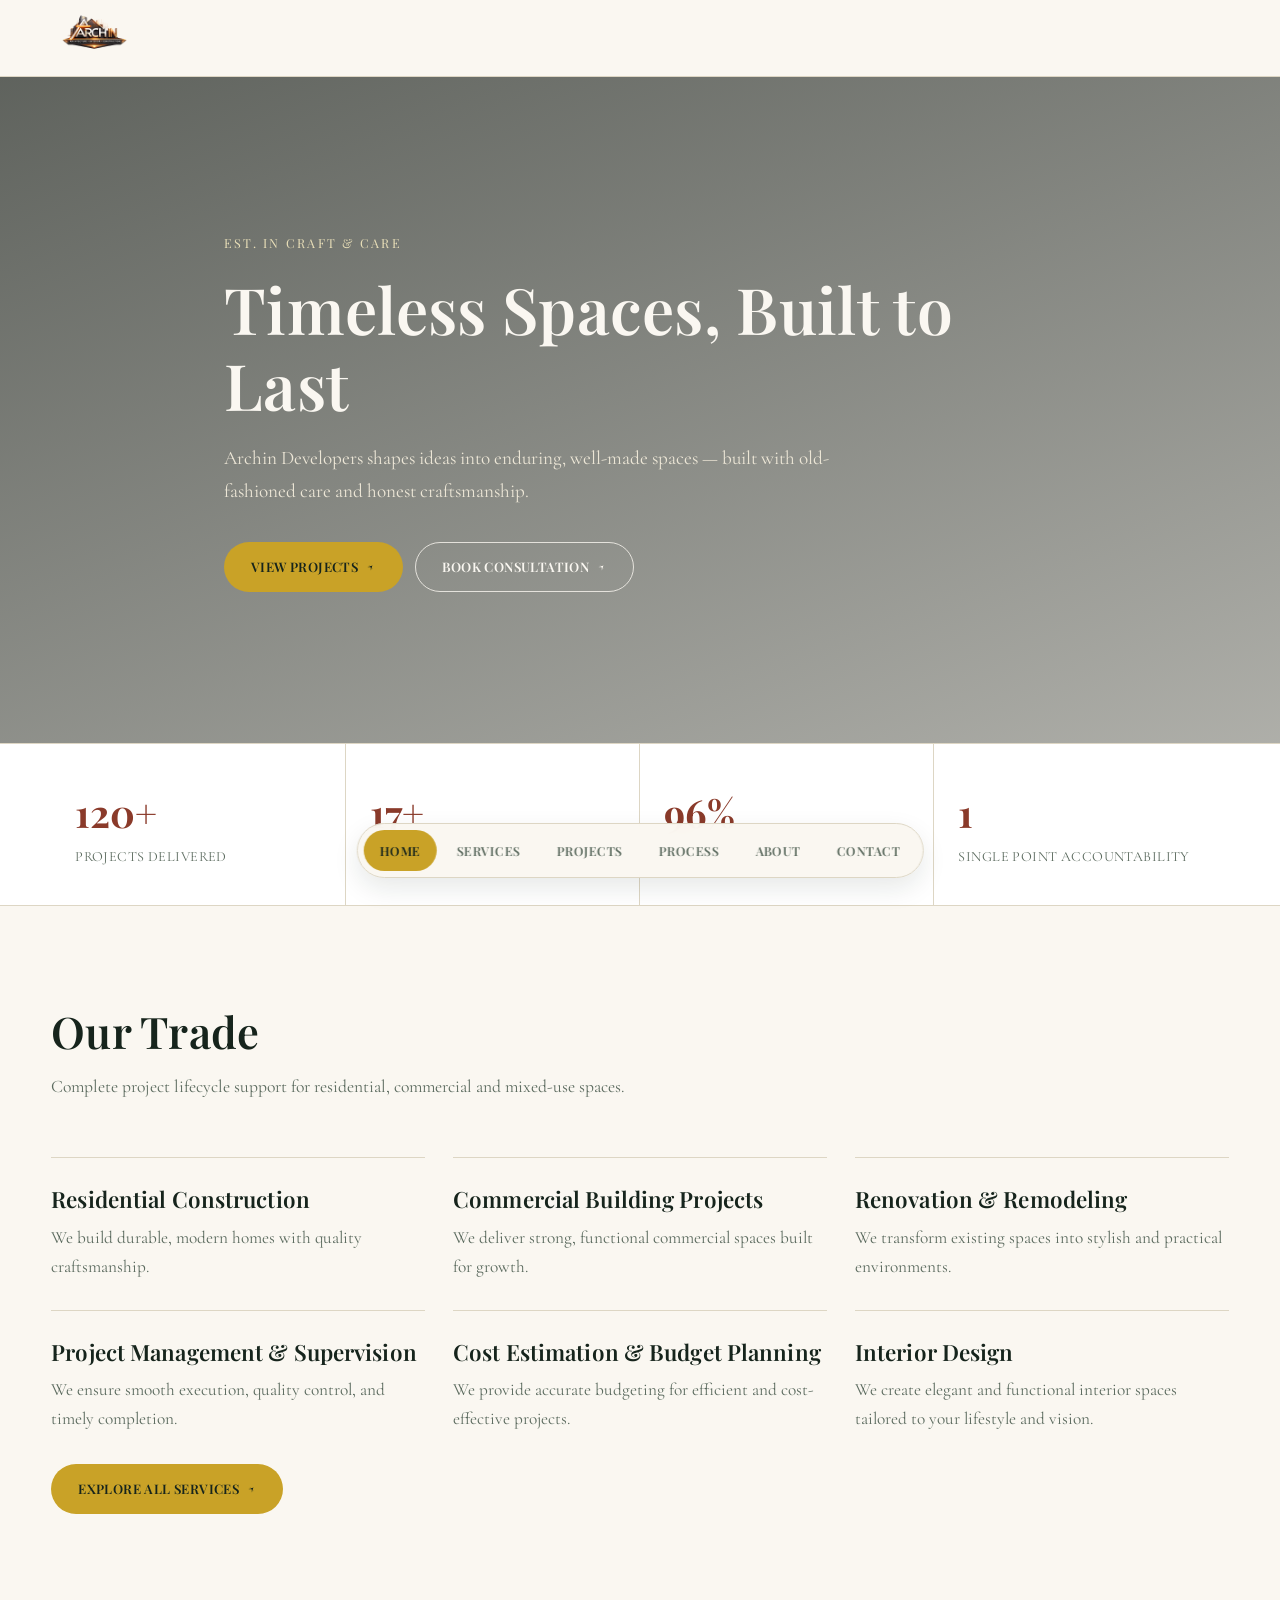
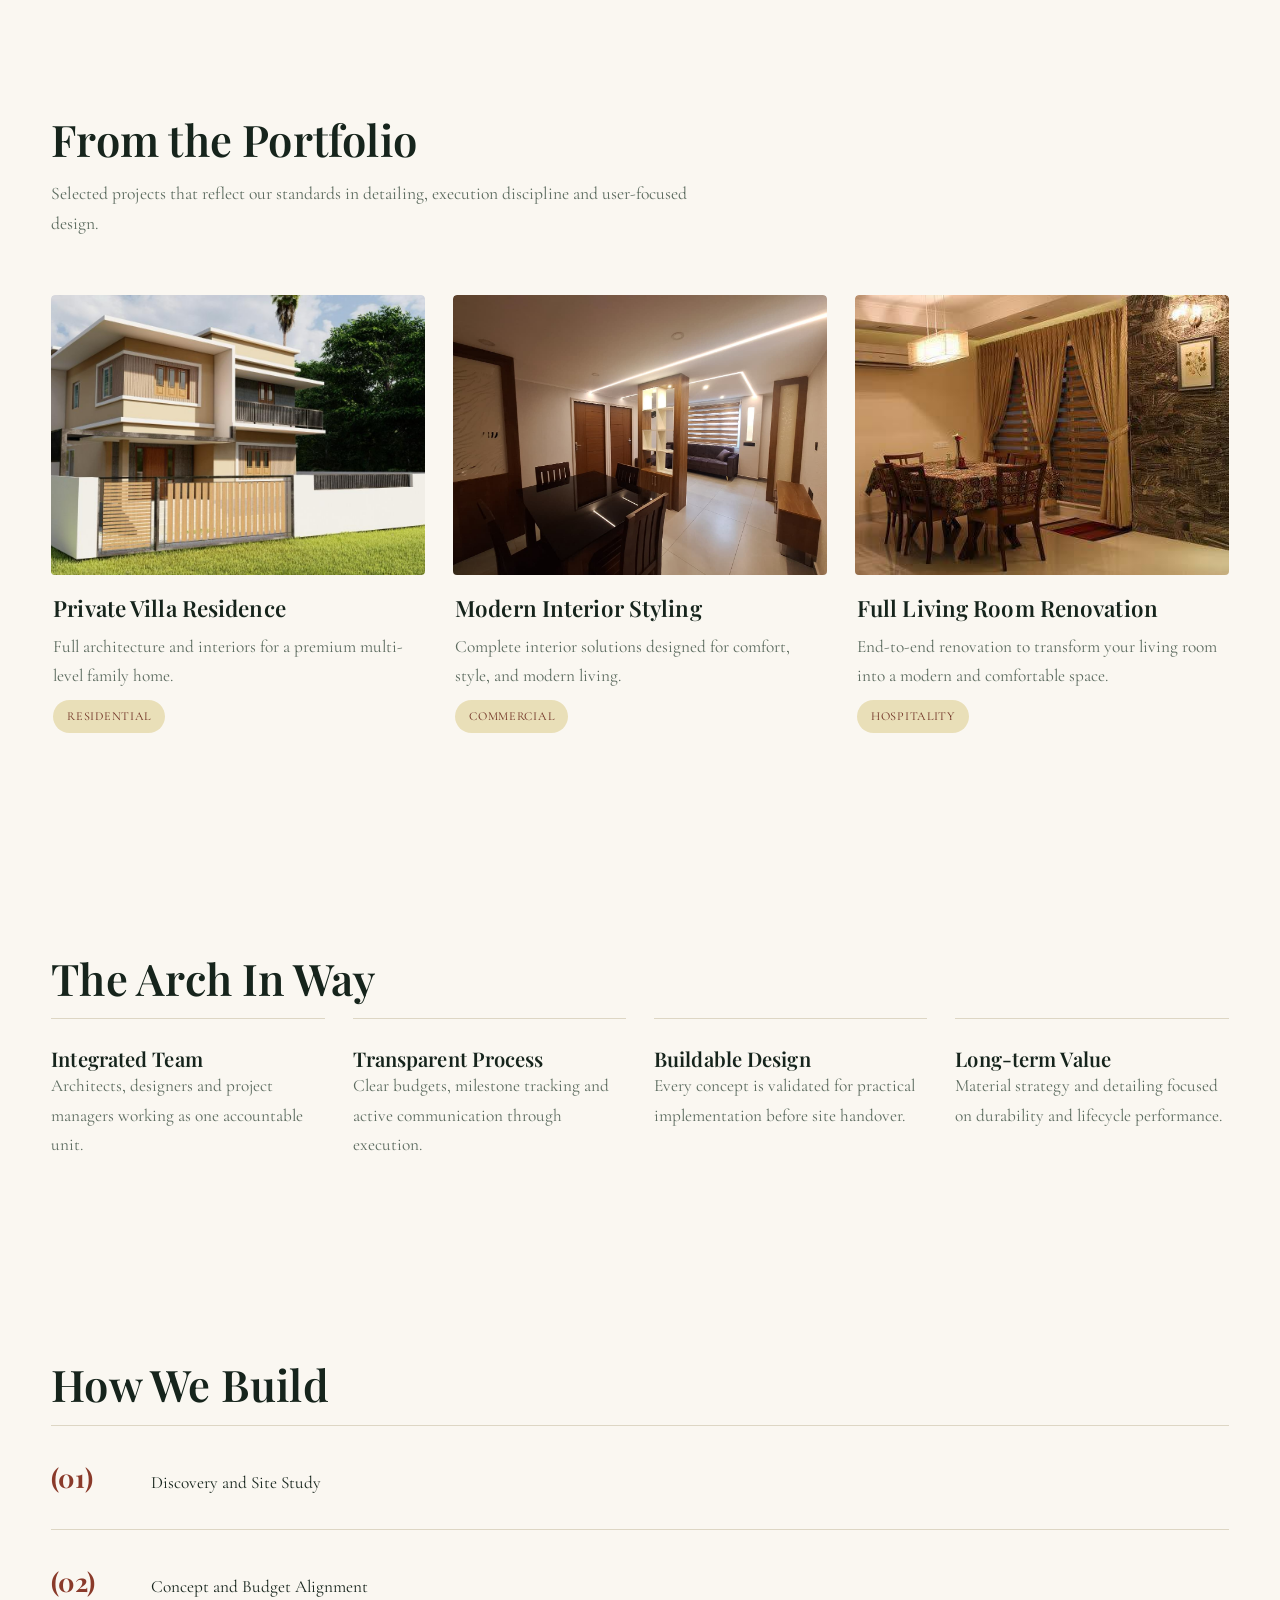
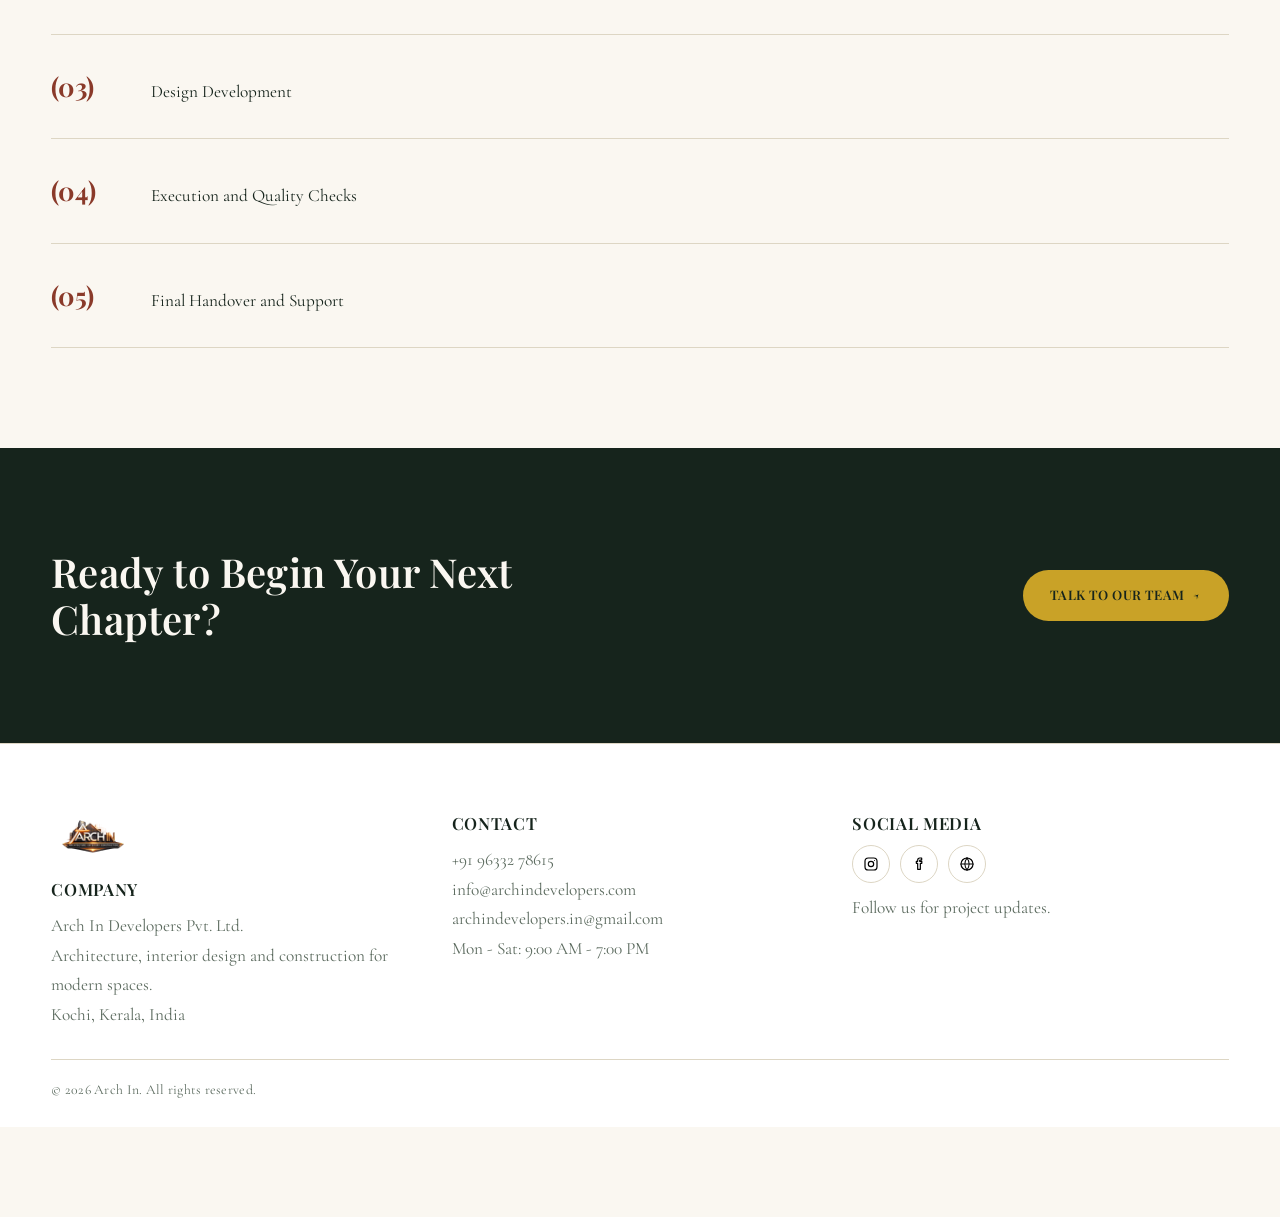
<file: index.html>
<!DOCTYPE html>
<html lang="en">
<head>
  <meta charset="UTF-8">
  <meta name="viewport" content="width=device-width, initial-scale=1.0">
  <title>Arch In | Interior, Construction and Architecture Company</title>
  <meta name="description" content="Arch In delivers architecture, interior design and construction services for residential and commercial projects.">
  <link rel="preconnect" href="https://fonts.googleapis.com">
  <link rel="preconnect" href="https://fonts.gstatic.com" crossorigin>
  <link href="https://fonts.googleapis.com/css2?family=Cormorant+Garamond:wght@400;500;600;700&family=Playfair+Display:wght@500;600;700;800&display=swap" rel="stylesheet">
  <link rel="stylesheet" href="assets/css/style.css">
</head>
<body>
  <header class="header">
    <nav class="nav container">
      <button class="menu-toggle" type="button" aria-label="Toggle menu" aria-expanded="false" aria-controls="site-menu">
        <span></span><span></span><span></span>
      </button>
      <a href="index.html" class="nav__logo">
        <img src="assets/img/arch_in.png" alt="Arch In logo" class="logo">
      </a>
      <ul class="nav__menu" id="site-menu">
        <li><a href="index.html" class="nav__link active">Home</a></li>
        <li><a href="services.html" class="nav__link">Services</a></li>
        <li><a href="projects.html" class="nav__link">Projects</a></li>
        <li><a href="process.html" class="nav__link">Process</a></li>
        <li><a href="about.html" class="nav__link">About</a></li>
        <li><a href="contact.html" class="nav__link">Contact</a></li>
      </ul>
    </nav>
  </header>

  <div class="menu-backdrop" aria-hidden="true"></div>

  <section class="hero hero--home">
    <div class="container hero__content">
      <span class="hero__eyebrow">Est. in Craft &amp; Care</span>
      <h1 class="hero__title">Timeless Spaces, Built to Last</h1>
      <p class="hero__text">Archin Developers shapes ideas into enduring, well-made spaces — built with old-fashioned care and honest craftsmanship.</p>
      <div class="hero__buttons">
        <a href="projects.html" class="btn btn--primary">View Projects</a>
        <a href="contact.html" class="btn btn--secondary">Book Consultation</a>
      </div>
    </div>
  </section>

  <section class="stats">
    <div class="container stats__grid">
      <div class="stat"><div class="stat__number">120+</div><div class="stat__label">Projects Delivered</div></div>
      <div class="stat"><div class="stat__number">17+</div><div class="stat__label">Years Team Experience</div></div>
      <div class="stat"><div class="stat__number">96%</div><div class="stat__label">On-time Completion</div></div>
      <div class="stat"><div class="stat__number">1</div><div class="stat__label">Single Point Accountability</div></div>
    </div>
  </section>

  <section class="services section">
    <div class="container">
      <h2 class="section__title">Our Trade</h2>
      <p class="section__lead">Complete project lifecycle support for residential, commercial and mixed-use spaces.</p>
      <div class="services__grid">
        <article class="service__card card">
          <h3>Residential Construction</h3>
          <p>We build durable, modern homes with quality craftsmanship.</p>
        </article>
        <article class="service__card card">
          <h3>Commercial Building Projects</h3>
          <p>We deliver strong, functional commercial spaces built for growth.</p>
        </article>
        <article class="service__card card">
          <h3>Renovation & Remodeling</h3>
          <p>We transform existing spaces into stylish and practical environments.</p>
        </article>
        <article class="service__card card">
          <h3>Project Management & Supervision</h3>
          <p>We ensure smooth execution, quality control, and timely completion.</p>
        </article>
        <article class="service__card card">
          <h3>Cost Estimation & Budget Planning</h3>
          <p>We provide accurate budgeting for efficient and cost-effective projects.</p>
        </article>
        <article class="service__card card">
          <h3>Interior Design</h3>
          <p>We create elegant and functional interior spaces tailored to your lifestyle and vision.</p>
        </article>
      </div>
      <a href="services.html" class="btn btn--primary">Explore All Services</a>
    </div>
  </section>

  <section class="projects section">
    <div class="container">
      <h2 class="section__title">From the Portfolio</h2>
      <p class="section__lead">Selected projects that reflect our standards in detailing, execution discipline and user-focused design.</p>
      <div class="projects__grid">
        <article class="project__card card">
          <img src="assets/img/project1.jpeg" class="project__img" alt="Modern villa interior">
          <div class="project__content">
            <h3>Private Villa Residence</h3>
            <p>Full architecture and interiors for a premium multi-level family home.</p>
            <span class="project__type">Residential</span>
          </div>
        </article>
        <article class="project__card card">
          <img src="assets/img/project2.jpeg" class="project__img" alt="Corporate office interior">
          <div class="project__content">
            <h3>Modern Interior Styling</h3>
            <p>Complete interior solutions designed for comfort, style, and modern living.</p>
            <span class="project__type">Commercial</span>
          </div>
        </article>
        <article class="project__card card">
          <img src="assets/img/project3.jpeg" class="project__img" alt="Boutique hospitality space">
          <div class="project__content">
            <h3>Full Living Room Renovation</h3>
            <p>End-to-end renovation to transform your living room into a modern and comfortable space.</p>
            <span class="project__type">Hospitality</span>
          </div>
        </article>
      </div>
    </div>
  </section>

  <section class="why-us section">
    <div class="container">
      <h2 class="section__title">The Arch In Way</h2>
      <div class="why-us__grid">
        <article class="why-us__item">
          <h3>Integrated Team</h3>
          <p>Architects, designers and project managers working as one accountable unit.</p>
        </article>
        <article class="why-us__item">
          <h3>Transparent Process</h3>
          <p>Clear budgets, milestone tracking and active communication through execution.</p>
        </article>
        <article class="why-us__item">
          <h3>Buildable Design</h3>
          <p>Every concept is validated for practical implementation before site handover.</p>
        </article>
        <article class="why-us__item">
          <h3>Long-term Value</h3>
          <p>Material strategy and detailing focused on durability and lifecycle performance.</p>
        </article>
      </div>
    </div>
  </section>

  <section class="process section">
    <div class="container">
      <h2 class="section__title">How We Build</h2>
      <div class="process__steps">
        <div class="process__step"><div class="process__number">1</div><p>Discovery and Site Study</p></div>
        <div class="process__step"><div class="process__number">2</div><p>Concept and Budget Alignment</p></div>
        <div class="process__step"><div class="process__number">3</div><p>Design Development</p></div>
        <div class="process__step"><div class="process__number">4</div><p>Execution and Quality Checks</p></div>
        <div class="process__step"><div class="process__number">5</div><p>Final Handover and Support</p></div>
      </div>
    </div>
  </section>

  <section class="cta section">
    <div class="container">
      <h2>Ready to Begin Your Next Chapter?</h2>
      <a href="contact.html" class="btn btn--primary">Talk to Our Team</a>
    </div>
  </section>

    <footer class="footer">
    <div class="container">
      <div class="footer__content">
        <div class="footer__section">
          <img src="assets/img/arch_in.png" alt="Arch In logo" class="logo footer__logo">
          <h3>Company</h3>
          <p>Arch In Developers Pvt. Ltd.</p>
          <p>Architecture, interior design and construction for modern spaces.</p>
          <p>Kochi, Kerala, India</p>
        </div>
        <div class="footer__section">
          <h3>Contact</h3>
          <p><a href="tel:+919633278615">+91 96332 78615</a></p>
          <p><a href="mailto:info@archindevelopers.com">info@archindevelopers.com</a></p>
          <p><a href="mailto:archindevelopers.in@gmail.com">archindevelopers.in@gmail.com</a></p>
          <p>Mon - Sat: 9:00 AM - 7:00 PM</p>
        </div>
        <div class="footer__section">
          <h3>Social Media</h3>
          <div class="footer__social">
            <a href="#" class="footer__social-link" aria-label="Instagram"><img src="assets/img/social-instagram.svg" alt="" class="footer__social-icon" aria-hidden="true"></a>
            <a href="#" class="footer__social-link" aria-label="Facebook"><img src="assets/img/social-facebook.svg" alt="" class="footer__social-icon" aria-hidden="true"></a>
            <a href="archindevelopers.com" class="footer__social-link" aria-label="website"><img src="assets/img/social-website.svg" alt="" class="footer__social-icon" aria-hidden="true"></a>
          </div>
          <p class="footer__social-note">Follow us for project updates.</p>
        </div>
      </div>
      <div class="footer__bottom"><p>&copy; 2026 Arch In. All rights reserved.</p></div>
    </div>
  </footer>
  <script src="assets/js/main.js"></script>
</body>
</html>
</file>
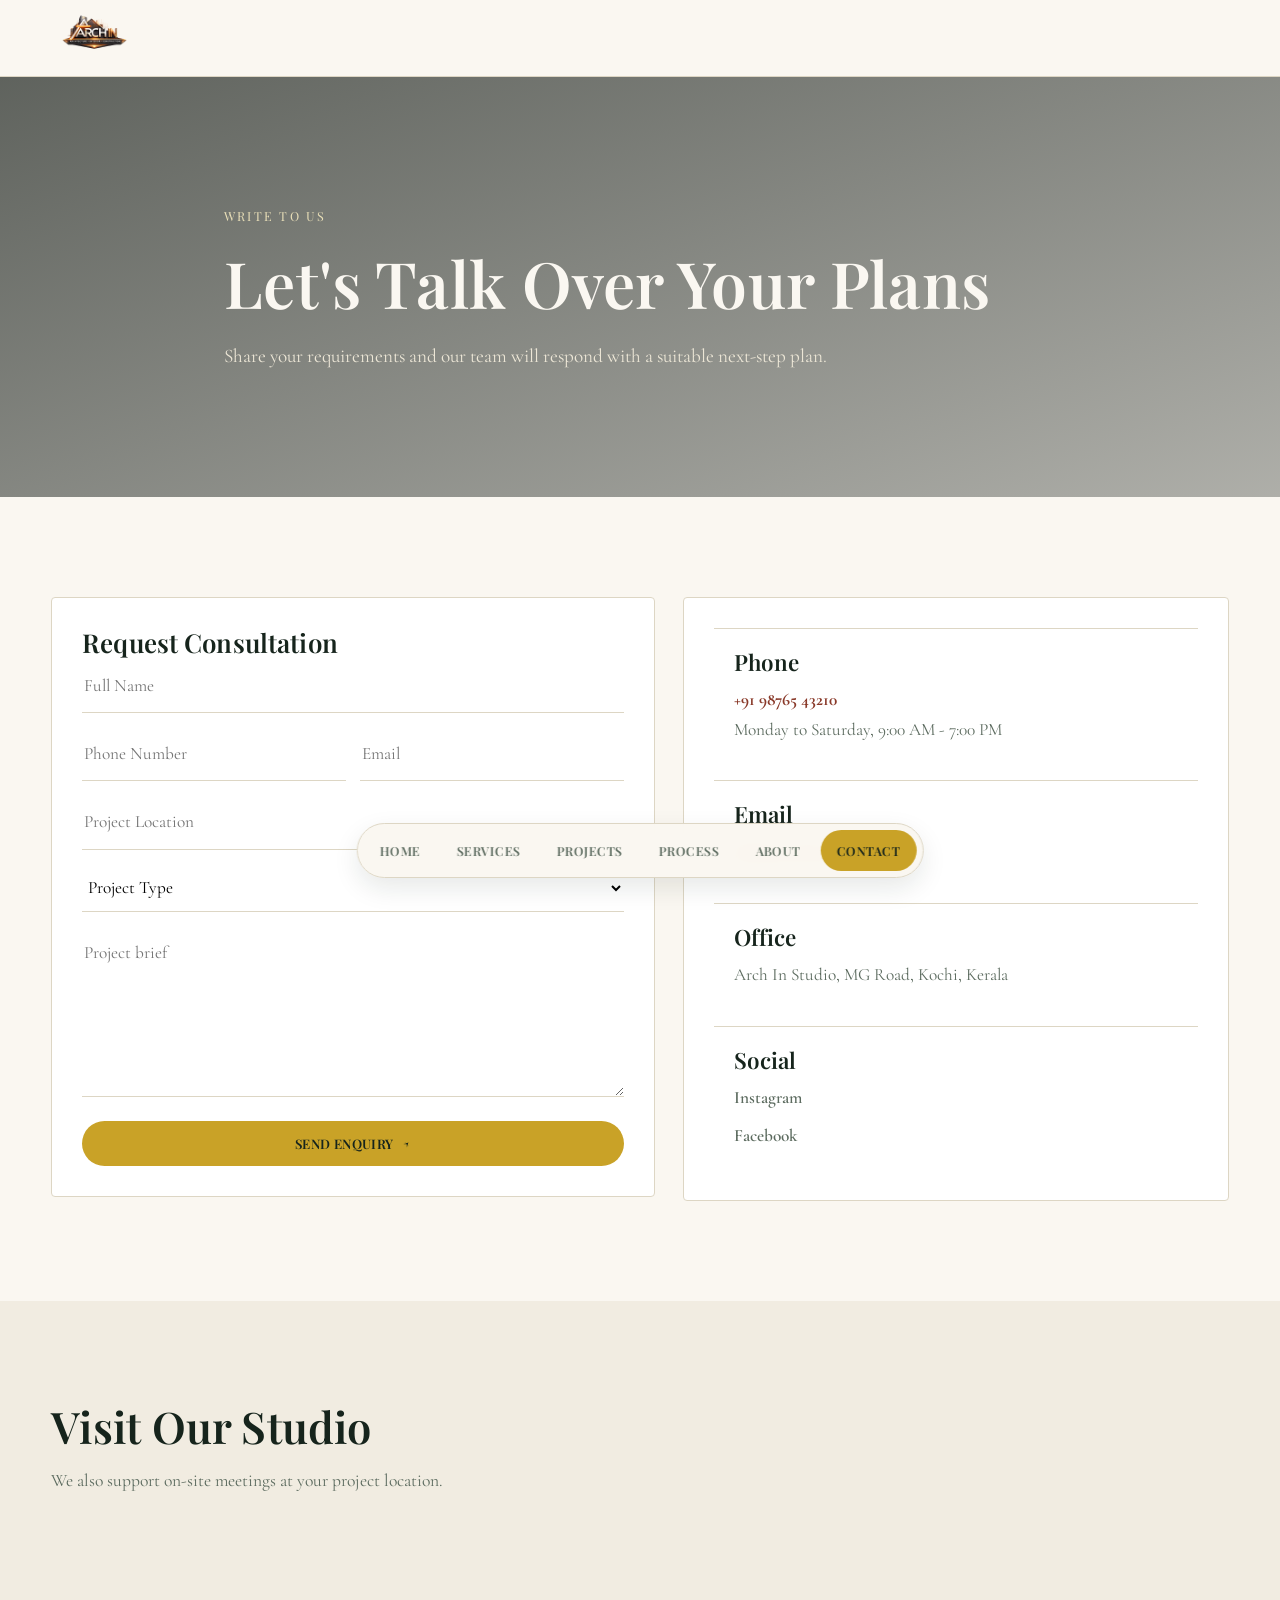
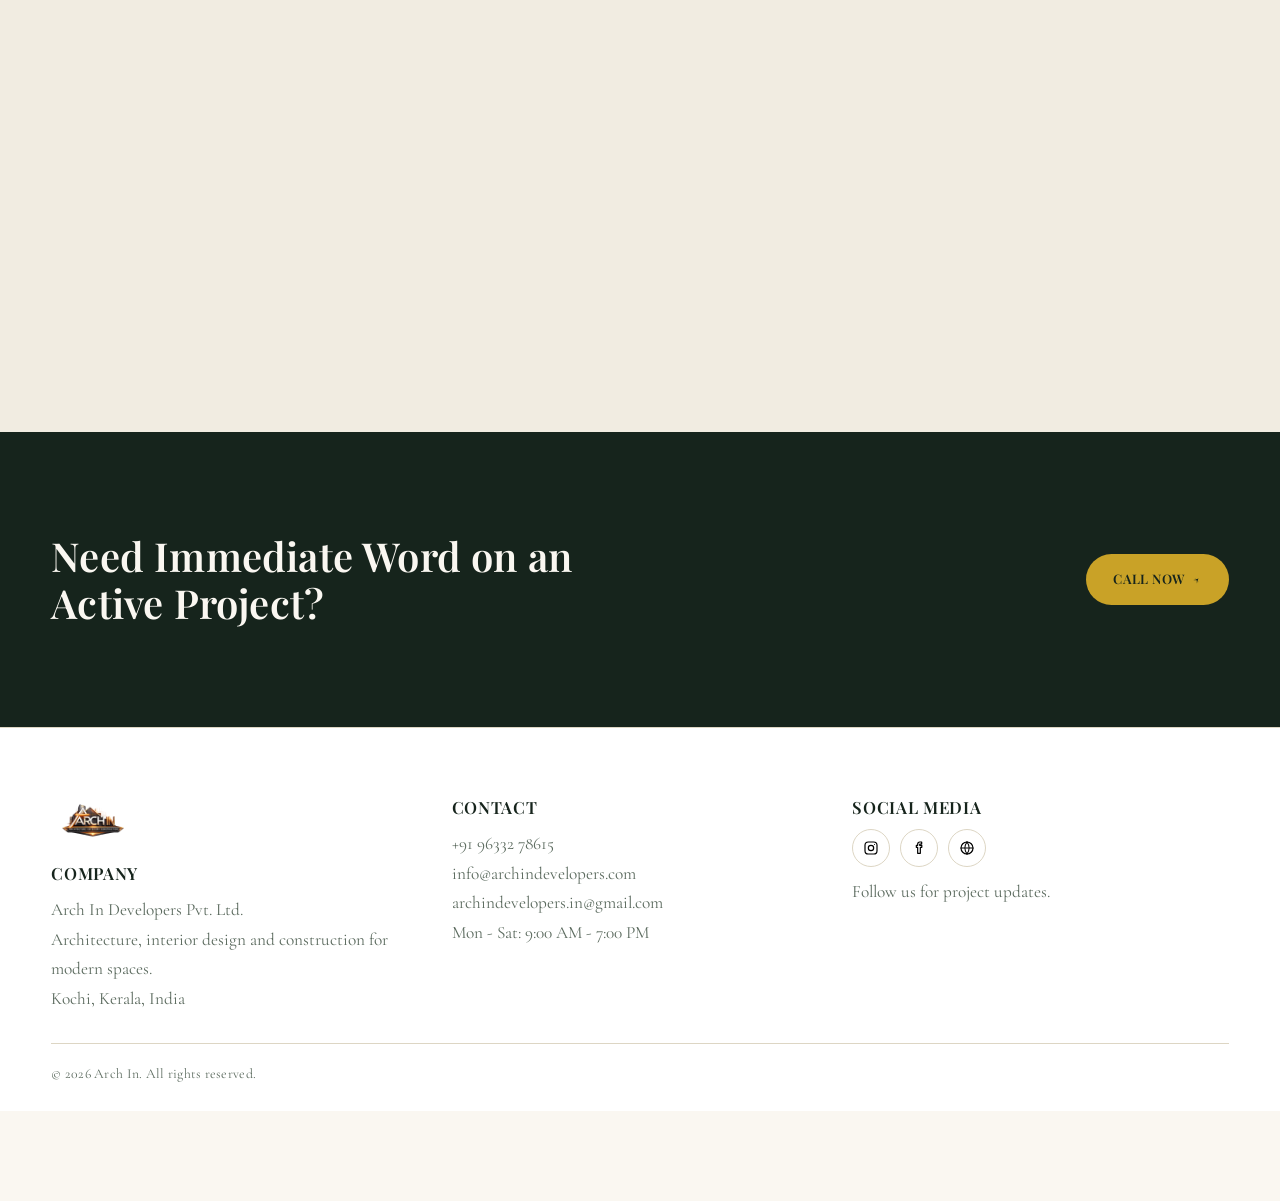
<file: contact.html>
<!DOCTYPE html>
<html lang="en">
<head>
  <meta charset="UTF-8">
  <meta name="viewport" content="width=device-width, initial-scale=1.0">
  <title>Contact | Arch In</title>
  <meta name="description" content="Contact Arch In for architecture, interior and construction projects.">
  <link rel="preconnect" href="https://fonts.googleapis.com">
  <link rel="preconnect" href="https://fonts.gstatic.com" crossorigin>
  <link href="https://fonts.googleapis.com/css2?family=Cormorant+Garamond:wght@400;500;600;700&family=Playfair+Display:wght@500;600;700;800&display=swap" rel="stylesheet">
  <link rel="stylesheet" href="assets/css/style.css">
</head>
<body>
  <header class="header">
    <nav class="nav container">
      <button class="menu-toggle" type="button" aria-label="Toggle menu" aria-expanded="false" aria-controls="site-menu">
        <span></span><span></span><span></span>
      </button>
      <a href="index.html" class="nav__logo"><img src="assets/img/arch_in.png" alt="Arch In logo" class="logo"></a>
      <ul class="nav__menu" id="site-menu">
        <li><a href="index.html" class="nav__link">Home</a></li>
        <li><a href="services.html" class="nav__link">Services</a></li>
        <li><a href="projects.html" class="nav__link">Projects</a></li>
        <li><a href="process.html" class="nav__link">Process</a></li>
        <li><a href="about.html" class="nav__link">About</a></li>
        <li><a href="contact.html" class="nav__link active">Contact</a></li>
      </ul>
    </nav>
  </header>

  <div class="menu-backdrop" aria-hidden="true"></div>

  <section class="hero hero--contact hero--sub">
    <div class="container hero__content">
      <span class="hero__eyebrow">Write to Us</span>
      <h1 class="hero__title">Let's Talk Over Your Plans</h1>
      <p class="hero__text">Share your requirements and our team will respond with a suitable next-step plan.</p>
    </div>
  </section>

  <section class="contact-main section">
    <div class="container contact__grid">
      <div class="contact__form-section">
        <h2>Request Consultation</h2>
        <form class="contact__form" action="#" method="post">
          <div class="form__group"><input type="text" name="name" placeholder="Full Name" required></div>
          <div class="form__row">
            <div class="form__group"><input type="tel" name="phone" placeholder="Phone Number" required></div>
            <div class="form__group"><input type="email" name="email" placeholder="Email"></div>
          </div>
          <div class="form__group"><input type="text" name="location" placeholder="Project Location" required></div>
          <div class="form__group">
            <select name="project_type" required>
              <option value="">Project Type</option>
              <option value="architecture">Architecture</option>
              <option value="interiors">Interior Design</option>
              <option value="construction">Construction</option>
              <option value="renovation">Renovation</option>
            </select>
          </div>
          <div class="form__group"><textarea name="message" rows="5" placeholder="Project brief"></textarea></div>
          <button type="submit" class="btn btn--primary btn--full">Send Enquiry</button>
        </form>
      </div>

      <div class="contact__info">
        <article class="contact__item">
          <div class="contact__icon"><img src="assets/img/icon-phone.svg" alt="Phone icon" class="contact__icon-img"></div>
          <div>
            <h3>Phone</h3>
            <a class="contact__link" href="tel:+919876543210">+91 98765 43210</a>
            <p>Monday to Saturday, 9:00 AM - 7:00 PM</p>
          </div>
        </article>
        <article class="contact__item">
          <div class="contact__icon"><img src="assets/img/icon-email.svg" alt="Email icon" class="contact__icon-img"></div>
          <div>
            <h3>Email</h3>
            <a class="contact__link" href="mailto:hello@archin.in">hello@archin.in</a>
          </div>
        </article>
        <article class="contact__item">
          <div class="contact__icon"><img src="assets/img/icon-office.svg" alt="Office icon" class="contact__icon-img"></div>
          <div>
            <h3>Office</h3>
            <p>Arch In Studio, MG Road, Kochi, Kerala</p>
          </div>
        </article>
        <article class="contact__item">
          <div class="contact__icon"><img src="assets/img/icon-social.svg" alt="Social icon" class="contact__icon-img"></div>
          <div>
            <h3>Social</h3>
            <div class="social__links">
              <a href="#" class="social__link">Instagram</a>
              <a href="#" class="social__link">Facebook</a>
            </div>
          </div>
        </article>
      </div>
    </div>
  </section>

  <section class="section alternate-bg">
    <div class="container">
      <h2 class="section__title">Visit Our Studio</h2>
      <p class="section__lead">We also support on-site meetings at your project location.</p>
      <div class="map-container">
        <iframe src="https://www.google.com/maps/embed?pb=!1m18!1m12!1m3!1d3928.887818882631!2d76.30994617488443!3d10.026115290080652!2m3!1f0!2f0!3f0!3m2!1i1024!2i768!4f13.1!3m3!1m2!1s0x3b080dac322b1bfb%3A0xfe031e0e131d0eaf!2sParutheli%20Junction%2C%20Paruthelipalam%2C%20Marottichuvadu%2C%20Edappally%2C%20Ernakulam%2C%20Kochi%2C%20Kerala%20682024!5e0!3m2!1sen!2sin!4v1772127099668!5m2!1sen!2sin" width="600" height="450" style="border:0;" allowfullscreen="" loading="lazy" referrerpolicy="no-referrer-when-downgrade"></iframe>
      </div>
    </div>
  </section>

  <section class="cta section">
    <div class="container">
      <h2>Need Immediate Word on an Active Project?</h2>
      <a href="tel:+919876543210" class="btn btn--primary">Call Now</a>
    </div>
  </section>

    <footer class="footer">
    <div class="container">
      <div class="footer__content">
        <div class="footer__section">
          <img src="assets/img/arch_in.png" alt="Arch In logo" class="logo footer__logo">
          <h3>Company</h3>
          <p>Arch In Developers Pvt. Ltd.</p>
          <p>Architecture, interior design and construction for modern spaces.</p>
          <p>Kochi, Kerala, India</p>
        </div>
        <div class="footer__section">
          <h3>Contact</h3>
          <p><a href="tel:+919633278615">+91 96332 78615</a></p>
          <p><a href="mailto:info@archindevelopers.com">info@archindevelopers.com</a></p>
          <p><a href="mailto:archindevelopers.in@gmail.com">archindevelopers.in@gmail.com</a></p>
          <p>Mon - Sat: 9:00 AM - 7:00 PM</p>
        </div>
        <div class="footer__section">
          <h3>Social Media</h3>
          <div class="footer__social">
            <a href="#" class="footer__social-link" aria-label="Instagram"><img src="assets/img/social-instagram.svg" alt="" class="footer__social-icon" aria-hidden="true"></a>
            <a href="#" class="footer__social-link" aria-label="Facebook"><img src="assets/img/social-facebook.svg" alt="" class="footer__social-icon" aria-hidden="true"></a>
            <a href="archindevelopers.com" class="footer__social-link" aria-label="website"><img src="assets/img/social-website.svg" alt="" class="footer__social-icon" aria-hidden="true"></a>
          </div>
          <p class="footer__social-note">Follow us for project updates.</p>
        </div>
      </div>
      <div class="footer__bottom"><p>&copy; 2026 Arch In. All rights reserved.</p></div>
    </div>
  </footer>


  <script src="assets/js/main.js"></script>
</body>
</html>
</file>
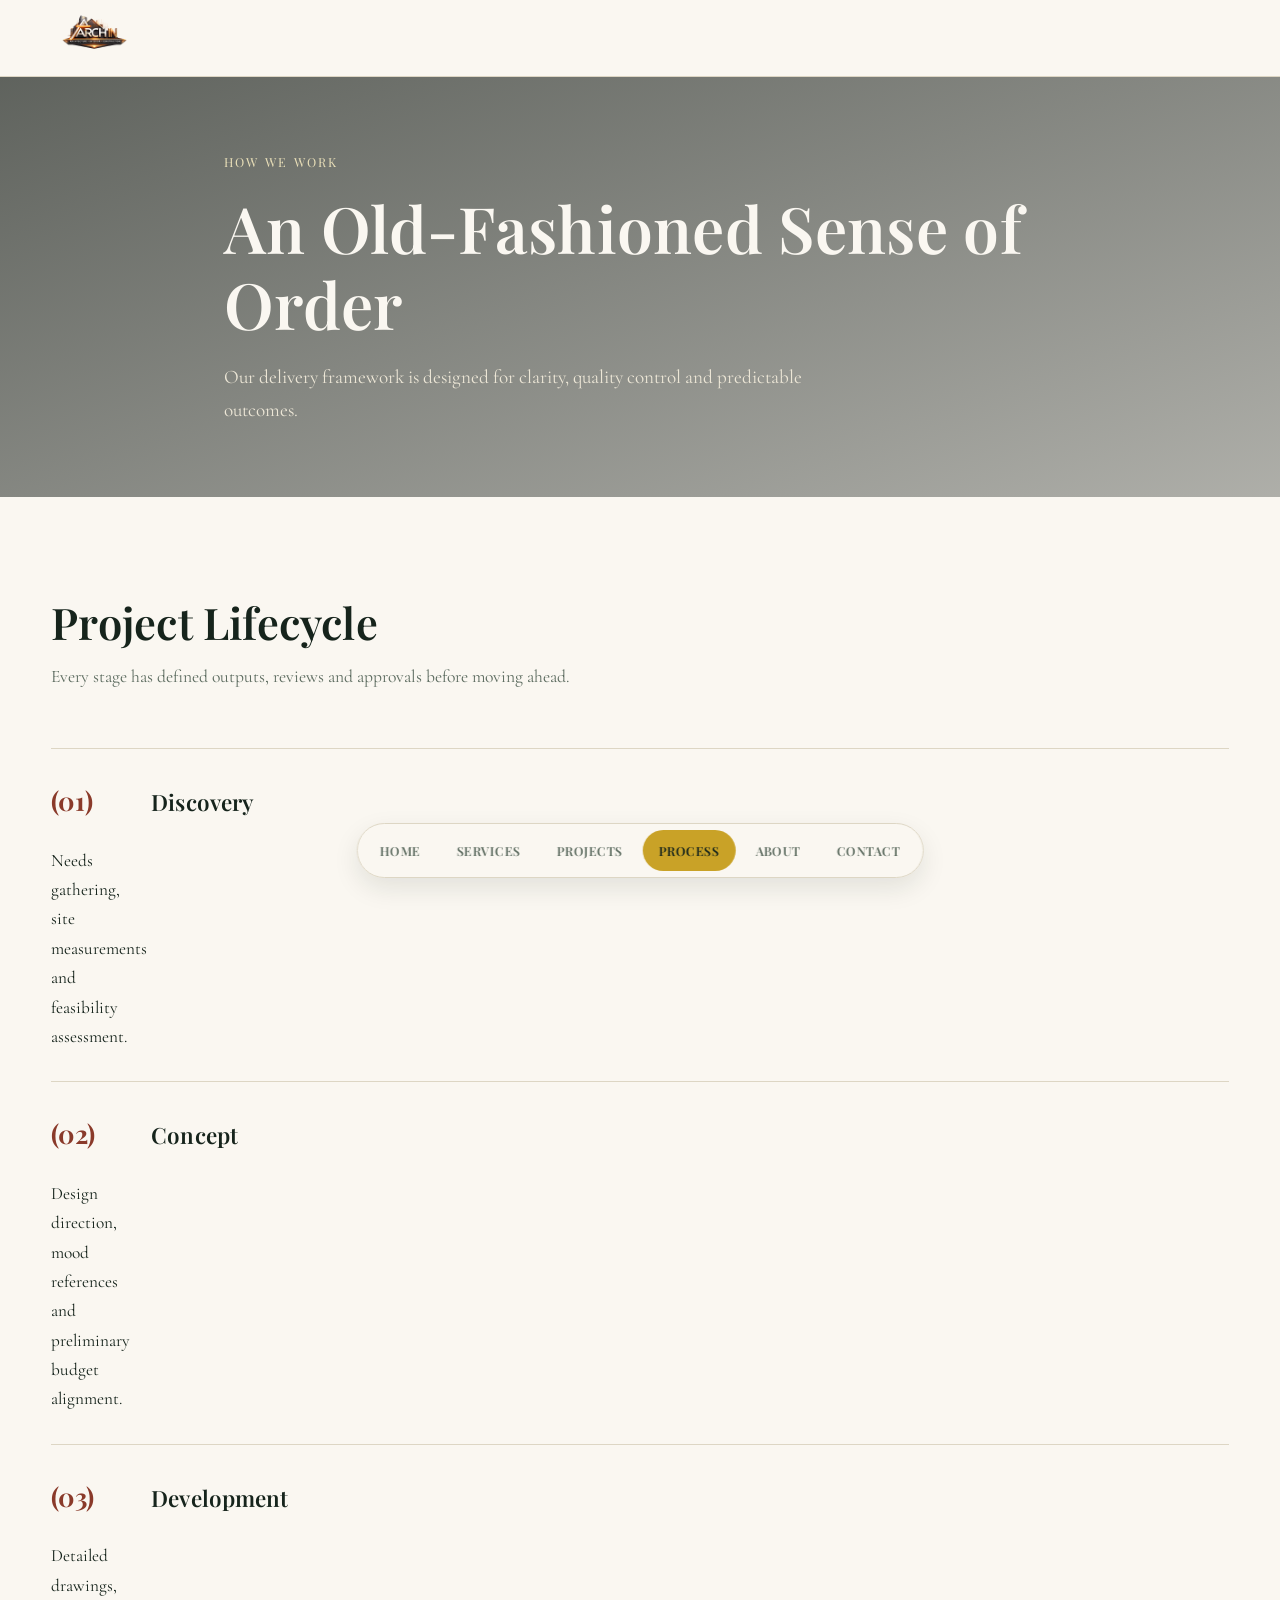
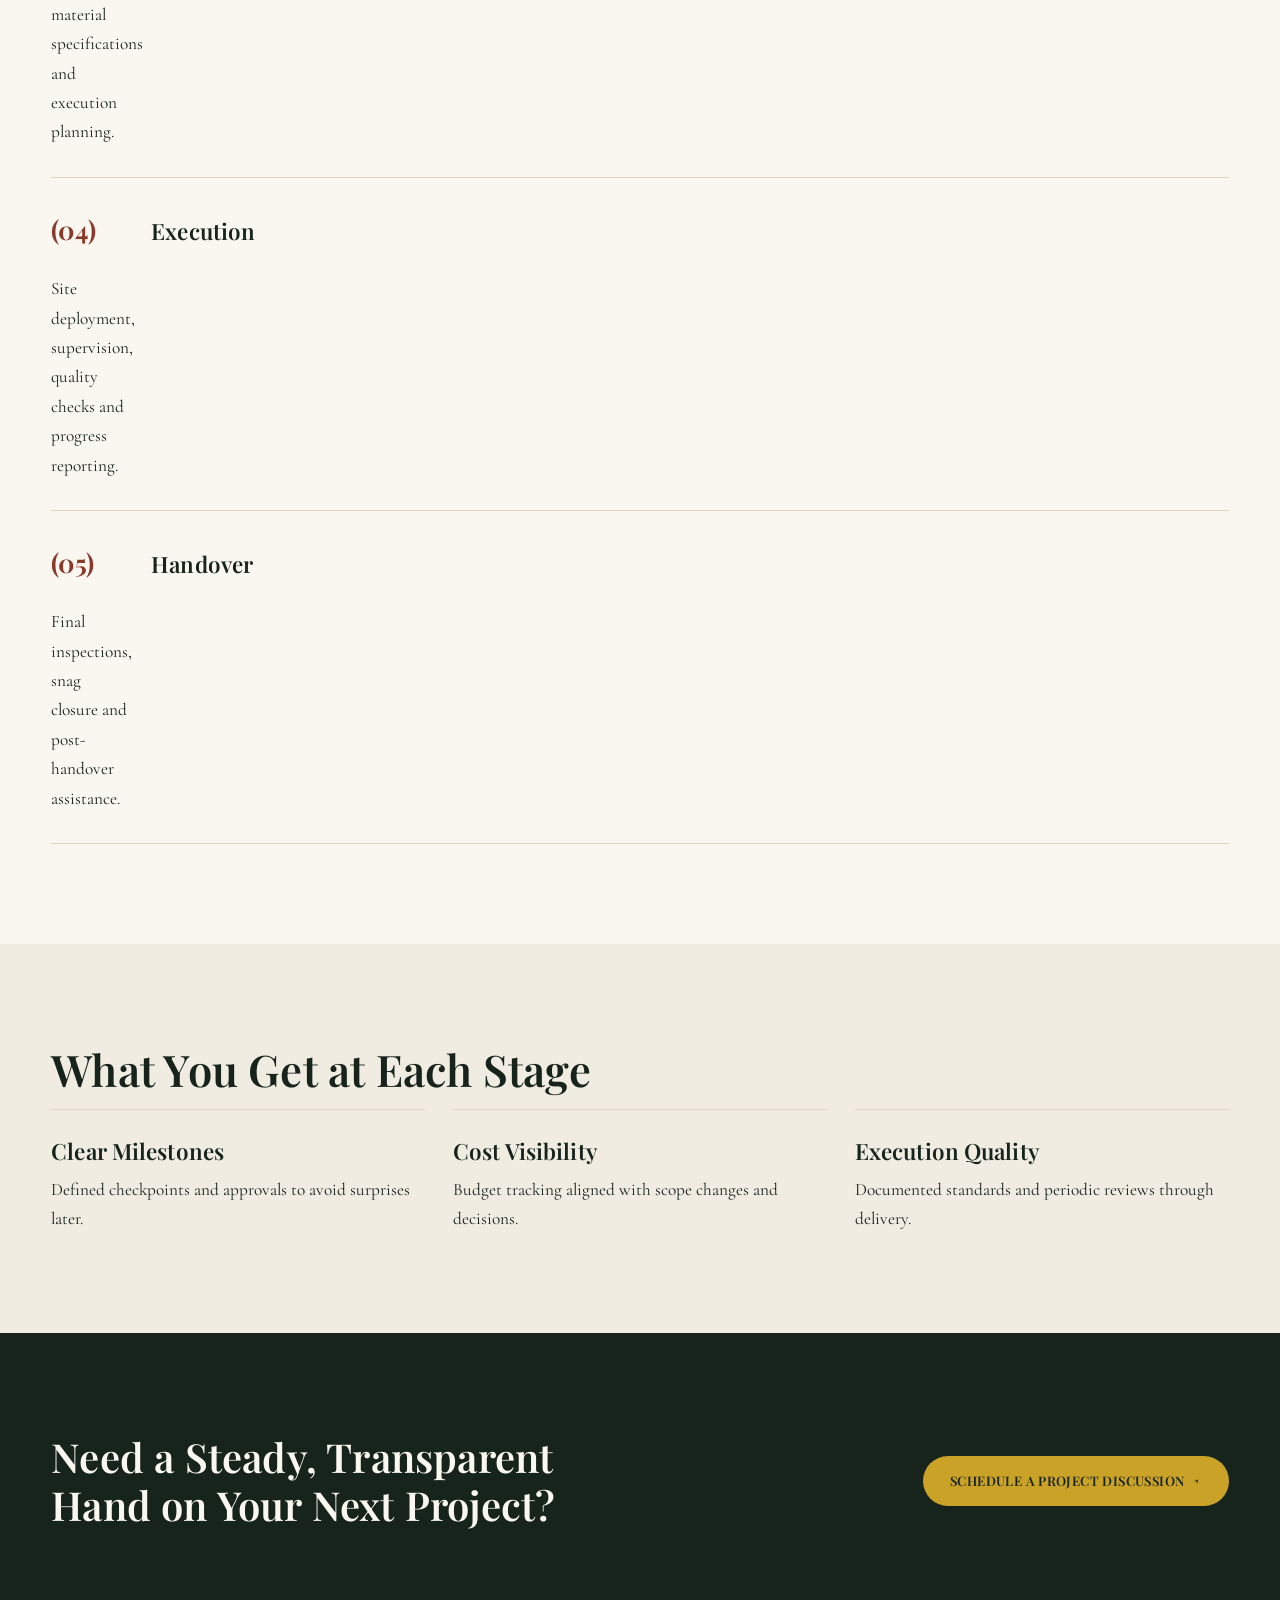
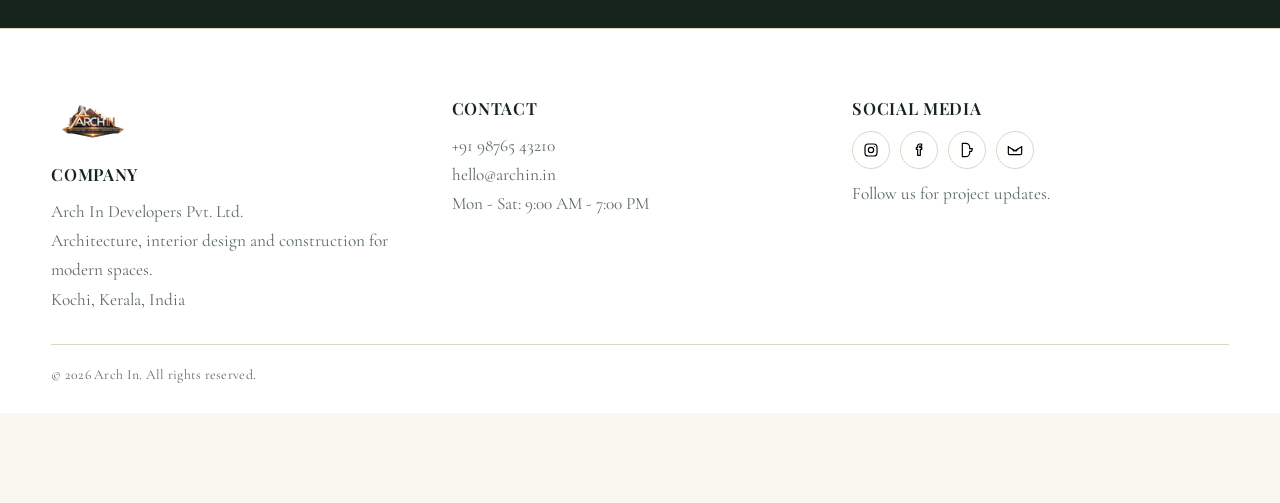
<file: process.html>
<!DOCTYPE html>
<html lang="en">
<head>
  <meta charset="UTF-8">
  <meta name="viewport" content="width=device-width, initial-scale=1.0">
  <title>Process | Arch In</title>
  <meta name="description" content="Understand how Arch In manages architecture, interior and construction projects from concept to handover.">
  <link rel="preconnect" href="https://fonts.googleapis.com">
  <link rel="preconnect" href="https://fonts.gstatic.com" crossorigin>
  <link href="https://fonts.googleapis.com/css2?family=Cormorant+Garamond:wght@400;500;600;700&family=Playfair+Display:wght@500;600;700;800&display=swap" rel="stylesheet">
  <link rel="stylesheet" href="assets/css/style.css">
</head>
<body>
  <header class="header">
    <nav class="nav container">
      <button class="menu-toggle" type="button" aria-label="Toggle menu" aria-expanded="false" aria-controls="site-menu">
        <span></span><span></span><span></span>
      </button>
      <a href="index.html" class="nav__logo"><img src="assets/img/arch_in.png" alt="Arch In logo" class="logo"></a>
      <ul class="nav__menu" id="site-menu">
        <li><a href="index.html" class="nav__link">Home</a></li>
        <li><a href="services.html" class="nav__link">Services</a></li>
        <li><a href="projects.html" class="nav__link">Projects</a></li>
        <li><a href="process.html" class="nav__link active">Process</a></li>
        <li><a href="about.html" class="nav__link">About</a></li>
        <li><a href="contact.html" class="nav__link">Contact</a></li>
      </ul>
    </nav>
  </header>

  <div class="menu-backdrop" aria-hidden="true"></div>

  <section class="hero hero--process hero--sub">
    <div class="container hero__content">
      <span class="hero__eyebrow">How We Work</span>
      <h1 class="hero__title">An Old-Fashioned Sense of Order</h1>
      <p class="hero__text">Our delivery framework is designed for clarity, quality control and predictable outcomes.</p>
    </div>
  </section>

  <section class="section">
    <div class="container">
      <h2 class="section__title">Project Lifecycle</h2>
      <p class="section__lead">Every stage has defined outputs, reviews and approvals before moving ahead.</p>
      <div class="process__steps">
        <article class="process__step"><div class="process__number">1</div><h3 class="step__title">Discovery</h3><p>Needs gathering, site measurements and feasibility assessment.</p></article>
        <article class="process__step"><div class="process__number">2</div><h3 class="step__title">Concept</h3><p>Design direction, mood references and preliminary budget alignment.</p></article>
        <article class="process__step"><div class="process__number">3</div><h3 class="step__title">Development</h3><p>Detailed drawings, material specifications and execution planning.</p></article>
        <article class="process__step"><div class="process__number">4</div><h3 class="step__title">Execution</h3><p>Site deployment, supervision, quality checks and progress reporting.</p></article>
        <article class="process__step"><div class="process__number">5</div><h3 class="step__title">Handover</h3><p>Final inspections, snag closure and post-handover assistance.</p></article>
      </div>
    </div>
  </section>

  <section class="grid-section section alternate-bg">
    <div class="container">
      <h2 class="section__title">What You Get at Each Stage</h2>
      <div class="cards-3">
        <article class="feature__item">
          <h3 class="feature__title">Clear Milestones</h3>
          <p>Defined checkpoints and approvals to avoid surprises later.</p>
        </article>
        <article class="feature__item">
          <h3 class="feature__title">Cost Visibility</h3>
          <p>Budget tracking aligned with scope changes and decisions.</p>
        </article>
        <article class="feature__item">
          <h3 class="feature__title">Execution Quality</h3>
          <p>Documented standards and periodic reviews through delivery.</p>
        </article>
      </div>
    </div>
  </section>

  <section class="cta section">
    <div class="container">
      <h2>Need a Steady, Transparent Hand on Your Next Project?</h2>
      <a href="contact.html" class="btn btn--primary">Schedule a Project Discussion</a>
    </div>
  </section>

    <footer class="footer">
    <div class="container">
      <div class="footer__content">
        <div class="footer__section">
          <img src="assets/img/arch_in.png" alt="Arch In logo" class="logo footer__logo">
          <h3>Company</h3>
          <p>Arch In Developers Pvt. Ltd.</p>
          <p>Architecture, interior design and construction for modern spaces.</p>
          <p>Kochi, Kerala, India</p>
        </div>
        <div class="footer__section">
          <h3>Contact</h3>
          <p><a href="tel:+919876543210">+91 98765 43210</a></p>
          <p><a href="mailto:hello@archin.in">hello@archin.in</a></p>
          <p>Mon - Sat: 9:00 AM - 7:00 PM</p>
        </div>
        <div class="footer__section">
          <h3>Social Media</h3>
          <div class="footer__social">
            <a href="#" class="footer__social-link" aria-label="Instagram"><img src="assets/img/social-instagram.svg" alt="" class="footer__social-icon" aria-hidden="true"></a>
            <a href="#" class="footer__social-link" aria-label="Facebook"><img src="assets/img/social-facebook.svg" alt="" class="footer__social-icon" aria-hidden="true"></a>
            <a href="#" class="footer__social-link" aria-label="LinkedIn"><img src="assets/img/social-linkedin.svg" alt="" class="footer__social-icon" aria-hidden="true"></a>
            <a href="#" class="footer__social-link" aria-label="YouTube"><img src="assets/img/social-youtube.svg" alt="" class="footer__social-icon" aria-hidden="true"></a>
          </div>
          <p class="footer__social-note">Follow us for project updates.</p>
        </div>
      </div>
      <div class="footer__bottom"><p>&copy; 2026 Arch In. All rights reserved.</p></div>
    </div>
  </footer>
  <script src="assets/js/main.js"></script>
</body>
</html>
</file>
<file: assets/css/style.css>
:root {
  --bg: #faf7f1;
  --surface: #ffffff;
  --surface-alt: #f1ece1;
  --ink: #16241c;
  --muted: #5c6b5f;
  --line: #ddd6c4;
  --brand: #8a3a2a;
  --brand-dark: #6c2c1f;
  --accent: #c9a227;
  --accent-soft: #e9dfb8;
  --radius: 4px;
  --shadow: 0 10px 26px rgba(22, 36, 28, 0.1);
}

* {
  margin: 0;
  padding: 0;
  box-sizing: border-box;
}

*:focus-visible {
  outline: 2px solid var(--brand);
  outline-offset: 3px;
}

@media (prefers-reduced-motion: reduce) {
  *, *::before, *::after {
    animation-duration: 0.001ms !important;
    animation-iteration-count: 1 !important;
    transition-duration: 0.001ms !important;
    scroll-behavior: auto !important;
  }
}

html {
  scroll-behavior: smooth;
  cursor: none;
}

@media (max-width: 900px), (pointer: coarse) {
  html {
    cursor: auto;
  }
}

body {
  font-family: "Cormorant Garamond", "Georgia", serif;
  font-size: 1.08rem;
  line-height: 1.7;
  color: var(--ink);
  background: var(--bg);
  padding-bottom: 90px;
}

h1, h2, h3, h4 {
  font-family: "Playfair Display", Georgia, serif;
  font-weight: 600;
  line-height: 1.18;
  letter-spacing: 0.005em;
}

em, i {
  font-family: "Playfair Display", Georgia, serif;
  font-style: italic;
  color: var(--brand);
}

img {
  display: block;
  max-width: 100%;
}

a {
  color: inherit;
}

.container {
  width: min(1180px, 92vw);
  margin: 0 auto;
}

.section {
  padding: 100px 0;
}

.section__title {
  text-align: left;
  font-size: clamp(1.9rem, 3.4vw, 2.8rem);
  margin-bottom: 14px;
  max-width: 760px;
}

.section__lead {
  max-width: 640px;
  margin: 0 0 56px;
  text-align: left;
  color: var(--muted);
  font-size: 1.1rem;
}

/* ===== Custom morphing cursor ===== */
.gc-cursor {
  position: fixed;
  top: 0;
  left: 0;
  width: 14px;
  height: 14px;
  border-radius: 50%;
  background: var(--accent);
  mix-blend-mode: multiply;
  pointer-events: none;
  z-index: 4000;
  transform: translate(-50%, -50%);
  transition: width 0.28s ease, height 0.28s ease, background 0.28s ease, opacity 0.2s ease;
  display: flex;
  align-items: center;
  justify-content: center;
  font-family: "Playfair Display", serif;
  font-size: 0.72rem;
  letter-spacing: 0.04em;
  color: #16241c;
  text-transform: uppercase;
  white-space: nowrap;
  opacity: 0;
}

.gc-cursor.is-active {
  opacity: 1;
}

.gc-cursor.is-grow {
  width: 76px;
  height: 76px;
  background: var(--accent-soft);
}

@media (max-width: 900px), (pointer: coarse) {
  .gc-cursor {
    display: none;
  }
}

/* ===== Header ===== */
.header {
  position: sticky;
  top: 0;
  z-index: 999;
  background: rgba(250, 247, 241, 0.92);
  backdrop-filter: blur(8px);
  border-bottom: 1px solid var(--line);
}

.nav {
  min-height: 76px;
  display: flex;
  align-items: center;
  justify-content: space-between;
  gap: 24px;
}

.logo {
  height: 58px;
  width: auto;
}

/* Original nav stays in DOM for accessibility/SEO but is visually hidden;
   the floating pill bar (injected by main.js) becomes the visible nav. */
.nav__menu {
  display: none;
}

.nav__link {
  text-decoration: none;
  font-family: "Playfair Display", serif;
  font-weight: 600;
  font-size: 0.92rem;
  letter-spacing: 0.03em;
  text-transform: uppercase;
  color: var(--muted);
  position: relative;
}

.nav__link:hover,
.nav__link.active {
  color: var(--ink);
}

/* Floating bottom pill nav (built by main.js, mirrors header nav links) */
.floating-nav {
  position: fixed;
  left: 50%;
  bottom: 22px;
  transform: translateX(-50%);
  z-index: 1000;
  display: flex;
  align-items: center;
  gap: 4px;
  background: rgba(250, 247, 241, 0.95);
  backdrop-filter: blur(10px);
  border: 1px solid var(--line);
  border-radius: 999px;
  padding: 6px;
  box-shadow: var(--shadow);
}

.floating-nav__link {
  text-decoration: none;
  font-family: "Playfair Display", serif;
  font-weight: 600;
  font-size: 0.78rem;
  letter-spacing: 0.04em;
  text-transform: uppercase;
  color: var(--muted);
  padding: 10px 16px;
  border-radius: 999px;
  transition: background 0.25s ease, color 0.25s ease;
}

.floating-nav__link.active {
  background: var(--accent);
  color: #16241c;
}

.floating-nav__link:hover:not(.active) {
  color: var(--ink);
}

@media (max-width: 640px) {
  .floating-nav {
    gap: 2px;
    padding: 5px;
    width: min(94vw, 460px);
    overflow-x: auto;
  }
  .floating-nav__link {
    padding: 8px 11px;
    font-size: 0.68rem;
  }
}

/* ===== Hero ===== */
.hero {
  min-height: clamp(520px, 74vh, 760px);
  display: grid;
  place-items: center;
  color: #faf7f1;
  text-align: left;
  background-size: cover;
  background-position: center;
  position: relative;
}

.hero::before {
  content: "";
  position: absolute;
  inset: 0;
  background: linear-gradient(160deg, rgba(15, 22, 17, 0.66), rgba(15, 22, 17, 0.32));
}

.hero__content {
  position: relative;
  max-width: 880px;
  width: 100%;
  padding: 0 24px;
  text-align: left;
}

.hero__eyebrow {
  display: inline-block;
  letter-spacing: 0.18em;
  text-transform: uppercase;
  font-size: 0.78rem;
  margin-bottom: 18px;
  color: var(--accent-soft);
  font-family: "Playfair Display", serif;
}

.hero__title {
  font-size: clamp(2.1rem, 5vw, 4rem);
  margin-bottom: 20px;
}

.hero__text {
  max-width: 620px;
  margin: 0;
  color: #ece6d6;
  font-size: clamp(1rem, 1.6vw, 1.2rem);
}

.hero__buttons {
  margin-top: 34px;
  display: flex;
  justify-content: flex-start;
  gap: 12px;
  flex-wrap: wrap;
}

.hero--home {
  background-image: url("https://images.unsplash.com/photo-1600607687939-ce8a6c25118c?auto=format&fit=crop&w=1900&q=80");
}

.hero--sub {
  min-height: 420px;
}

.hero--services {
  background-image: url("https://images.unsplash.com/photo-1616594039964-3f6d2f9f8fe8?auto=format&fit=crop&w=1800&q=80");
}

.hero--projects {
  background-image: url("https://images.unsplash.com/photo-1489515217757-5fd1be406fef?auto=format&fit=crop&w=1800&q=80");
}

.hero--about {
  background-image: url("https://images.unsplash.com/photo-1505693416388-ac5ce068fe85?auto=format&fit=crop&w=1800&q=80");
}

.hero--contact {
  background-image: url("https://images.unsplash.com/photo-1486406146926-c627a92ad1ab?auto=format&fit=crop&w=1800&q=80");
}

.hero--process {
  background-image: url("https://images.unsplash.com/photo-1523413651479-597eb2da0ad6?auto=format&fit=crop&w=1800&q=80");
}

/* ===== Buttons: soft pill, accent-filled ===== */
.btn {
  text-decoration: none;
  display: inline-flex;
  align-items: center;
  justify-content: center;
  gap: 8px;
  padding: 13px 26px;
  border-radius: 999px;
  border: 1px solid transparent;
  font-family: "Playfair Display", serif;
  font-weight: 600;
  letter-spacing: 0.03em;
  text-transform: uppercase;
  font-size: 0.82rem;
  transition: 0.25s ease;
}

.btn::after {
  content: "\2197";
  font-size: 0.95em;
}

.btn--primary {
  background: var(--accent);
  color: #16241c;
}

.btn--primary:hover {
  background: var(--brand);
  color: #faf7f1;
  transform: translateY(-1px);
}

.btn--secondary {
  border-color: rgba(250, 247, 241, 0.8);
  color: #faf7f1;
}

.btn--secondary:hover {
  background: #faf7f1;
  color: var(--ink);
}

.btn--full {
  width: 100%;
}

.btn:active {
  transform: scale(0.97);
}

/* ===== Stats ===== */
.stats {
  background: var(--surface);
  border-top: 1px solid var(--line);
  border-bottom: 1px solid var(--line);
}

.stats__grid {
  display: grid;
  grid-template-columns: repeat(4, 1fr);
}

.stat {
  text-align: left;
  padding: 36px 24px;
  border-right: 1px solid var(--line);
}

.stat:last-child {
  border-right: 0;
}

.stat__number {
  font-family: "Playfair Display", serif;
  font-size: clamp(1.8rem, 3vw, 2.4rem);
  font-weight: 700;
  color: var(--brand);
  display: block;
}

.stat__label {
  color: var(--muted);
  font-size: 0.88rem;
  letter-spacing: 0.03em;
  text-transform: uppercase;
}

/* ===== Editorial alternating rows (story/service-detail) ===== */
.story__content,
.areas__content,
.detail__content,
.service-detail__content {
  display: grid;
  grid-template-columns: 1.05fr 1fr;
  gap: 56px;
  align-items: center;
}

.story__image img,
.detail__media img,
.service-detail__image img {
  width: 100%;
  height: 420px;
  object-fit: cover;
  border-radius: var(--radius);
}

.service-detail {
  padding: 0;
  border-top: 1px solid var(--line);
}

.service-detail .container.service-detail__content {
  padding: 80px 0;
}

.service-detail__text h2::before {
  content: "";
  display: block;
  width: 40px;
  height: 2px;
  background: var(--accent);
  margin-bottom: 18px;
}

.service-detail__text ul,
.project-detail__text ul,
.clean-list {
  list-style: none;
  display: grid;
  gap: 9px;
  margin: 20px 0 26px;
}

.service-detail__text li,
.project-detail__text li,
.clean-list li {
  position: relative;
  padding-left: 22px;
  color: var(--muted);
}

.service-detail__text li::before,
.project-detail__text li::before,
.clean-list li::before {
  content: "\2014";
  position: absolute;
  left: 0;
  color: var(--brand);
  font-weight: 700;
}

.alternate-bg {
  background: var(--surface-alt);
}

/* ===== Cards: flattened, full-bleed photography ===== */
.services__grid,
.projects__grid,
.values__grid,
.why-us__grid,
.network__grid,
.contact__grid,
.cards-3 {
  display: grid;
  gap: 28px;
}

.services__grid {
  grid-template-columns: repeat(3, minmax(0, 1fr));
}

.projects__grid,
.values__grid,
.cards-3 {
  grid-template-columns: repeat(3, minmax(0, 1fr));
}

.why-us__grid,
.network__grid {
  grid-template-columns: repeat(4, minmax(0, 1fr));
}

.card {
  background: transparent;
  border-radius: var(--radius);
  border: none;
  border-top: 1px solid var(--line);
  box-shadow: none;
  padding: 26px 0 0;
  transition: transform 0.3s ease;
}

.card:hover {
  transform: translateY(-3px);
}

.service__icon,
.value__icon,
.network__icon,
.contact__icon {
  width: 0;
  height: 0;
  display: none;
}

.service__card h3,
.project__content h3,
.value__card h3,
.contact__item h3,
.network__item h3,
.step__title,
.feature__title {
  margin-bottom: 10px;
  font-size: 1.4rem;
}

.service__card p,
.project__content p,
.value__card p,
.why-us__item p,
.network__item p,
.contact__item p,
.text-muted {
  color: var(--muted);
}

.services .btn {
  margin-top: 30px;
}

/* Projects: full-bleed, no border/shadow box, accent label */
.project__card {
  overflow: hidden;
  padding: 0;
  background: transparent;
  border: none;
  box-shadow: none;
  transition: transform 0.3s ease;
}

.project__card:hover {
  transform: translateY(-4px);
}

.project__img {
  width: 100%;
  height: 280px;
  object-fit: cover;
  border-radius: var(--radius);
  transition: transform 0.6s cubic-bezier(0.22, 1, 0.36, 1);
}

.project__card:hover .project__img {
  transform: scale(1.04);
}

.project__content {
  display: block;
  padding: 20px 2px;
  color: inherit;
  text-decoration: none;
}

.project__type {
  display: inline-flex;
  margin-top: 10px;
  font-size: 0.76rem;
  letter-spacing: 0.06em;
  text-transform: uppercase;
  border: none;
  border-radius: 999px;
  padding: 6px 14px;
  background: var(--accent-soft);
  color: var(--brand-dark);
}

.why-us__item,
.network__item,
.value__card,
.service__card,
.feature__item {
  background: transparent;
  border: none;
  border-top: 1px solid var(--line);
  border-radius: 0;
  box-shadow: none;
  padding: 28px 0 0;
}

/* ===== Process: numbered editorial list, no boxes ===== */
.process__steps {
  display: grid;
  gap: 0;
  grid-template-columns: 1fr;
}

.process__step {
  text-align: left;
  background: transparent;
  border: none;
  border-top: 1px solid var(--line);
  border-radius: 0;
  padding: 30px 0;
  box-shadow: none;
  display: grid;
  grid-template-columns: 80px 1fr;
  gap: 20px;
  align-items: baseline;
}

.process__step:last-child {
  border-bottom: 1px solid var(--line);
}

.process__number {
  width: auto;
  height: auto;
  border-radius: 0;
  display: block;
  background: none;
  color: var(--brand);
  margin: 0;
  font-weight: 700;
  font-family: "Playfair Display", serif;
  font-size: 1.6rem;
}

.process__number::before {
  content: "(0";
}

.process__number::after {
  content: ")";
}

/* ===== Filters ===== */
.filters {
  padding: 30px 0 10px;
}

.filters__list {
  display: flex;
  justify-content: flex-start;
  flex-wrap: wrap;
  gap: 10px;
}

.filter__btn {
  text-decoration: none;
  padding: 9px 18px;
  border: 1px solid var(--line);
  border-radius: 999px;
  color: var(--muted);
  font-family: "Playfair Display", serif;
  font-weight: 600;
  font-size: 0.82rem;
  background: transparent;
  transition: 0.25s ease;
}

.filter__btn.active,
.filter__btn:hover {
  background: var(--accent);
  color: #16241c;
  border-color: var(--accent);
}

/* ===== Project detail ===== */
.project-detail {
  background: var(--surface-alt);
}

.project-detail__meta {
  margin-top: 14px;
  display: flex;
  flex-wrap: wrap;
  gap: 10px;
}

.project-detail__meta span {
  display: inline-flex;
  border: 1px solid var(--line);
  border-radius: 999px;
  background: var(--surface);
  padding: 7px 15px;
  color: var(--muted);
  font-size: 0.88rem;
}

.project-detail__gallery {
  margin: 32px 0;
  display: grid;
  grid-template-columns: repeat(3, minmax(0, 1fr));
  gap: 14px;
}

.project-detail__gallery img {
  width: 100%;
  height: 260px;
  object-fit: cover;
  border-radius: var(--radius);
}

.project-detail__content {
  display: grid;
  grid-template-columns: 1.5fr 1fr;
  gap: 30px;
}

.project__stats {
  display: flex;
  gap: 24px;
}

.project-detail__sidebar {
  background: var(--surface);
  border: 1px solid var(--line);
  border-radius: var(--radius);
  padding: 24px;
  height: fit-content;
}

/* ===== Contact ===== */
.contact__grid {
  grid-template-columns: 1.05fr 0.95fr;
  align-items: start;
}

.contact__form-section,
.contact__info,
.contact__item {
  background: var(--surface);
  border: 1px solid var(--line);
  border-radius: var(--radius);
  box-shadow: none;
}

.contact__form-section,
.contact__info {
  padding: 30px;
}

.contact__form {
  display: grid;
  gap: 14px;
}

.form__row {
  display: grid;
  grid-template-columns: repeat(2, minmax(0, 1fr));
  gap: 14px;
}

.form__group input,
.form__group select,
.form__group textarea {
  width: 100%;
  border: none;
  border-bottom: 1px solid var(--line);
  border-radius: 0;
  padding: 12px 2px;
  font: inherit;
  background: transparent;
  transition: border-color 0.25s ease;
}

.form__group input:focus,
.form__group select:focus,
.form__group textarea:focus {
  outline: none;
  border-color: var(--brand);
}

.contact__info {
  display: grid;
  gap: 16px;
}

.contact__item {
  padding: 20px;
  display: grid;
  grid-template-columns: auto 1fr;
  gap: 14px;
  border: none;
  border-top: 1px solid var(--line);
  border-radius: 0;
}

.contact__icon-img {
  width: 20px;
  height: 20px;
  display: block;
}

.contact__link {
  text-decoration: none;
  color: var(--brand);
  font-weight: 700;
}

.social__links {
  display: grid;
  gap: 8px;
}

.social__link {
  text-decoration: none;
  color: var(--muted);
  font-weight: 600;
}

.map-container {
  margin-top: 18px;
  border-radius: var(--radius);
  overflow: hidden;
  height: 380px;
}

.map-container iframe {
  width: 100%;
  height: 100%;
  border: 0;
  display: block;
}

/* ===== CTA ===== */
.cta {
  text-align: left;
  background: var(--ink);
  color: #faf7f1;
}

.cta .container {
  display: flex;
  flex-wrap: wrap;
  align-items: center;
  justify-content: space-between;
  gap: 24px;
}

.cta h2 {
  font-size: clamp(1.7rem, 3.5vw, 2.5rem);
  margin: 0;
  max-width: 600px;
}

.cta .btn--primary {
  flex-shrink: 0;
}

/* ===== Footer ===== */
.footer {
  background: var(--surface);
  color: var(--ink);
  padding: 70px 0 26px;
  border-top: 1px solid var(--line);
}

.footer__content {
  display: grid;
  grid-template-columns: repeat(3, minmax(0, 1fr));
  gap: 24px;
  margin-bottom: 30px;
}

.footer__logo {
  height: 56px;
  margin-bottom: 10px;
}

.footer__section h3 {
  margin-bottom: 12px;
  font-size: 1.05rem;
  text-transform: uppercase;
  letter-spacing: 0.04em;
}

.footer__section p,
.footer__section a {
  color: var(--muted);
}

.footer__section a {
  text-decoration: none;
}

.footer__section a:hover {
  color: var(--brand);
}

.footer__social {
  display: flex;
  gap: 10px;
  margin-bottom: 10px;
}

.footer__social-link {
  width: 38px;
  height: 38px;
  border-radius: 50%;
  border: 1px solid var(--line);
  display: grid;
  place-items: center;
  transition: 0.25s ease;
}

.footer__social-icon {
  width: 16px;
  height: 16px;
  display: block;
}

.footer__social-link:hover {
  background: var(--accent);
  border-color: var(--accent);
}

.footer__social-note {
  color: var(--muted);
}

.footer__bottom {
  border-top: 1px solid var(--line);
  padding-top: 18px;
  text-align: left;
  color: var(--muted);
  font-size: 0.86rem;
  letter-spacing: 0.02em;
}

/* ===== Scroll reveal ===== */
.reveal {
  opacity: 0;
  transform: translateY(24px);
  transition: opacity 0.7s ease, transform 0.7s ease;
}

.reveal.is-visible {
  opacity: 1;
  transform: translateY(0);
}

.reveal-stagger.is-visible > * {
  animation: reveal-rise 0.6s ease forwards;
}

.reveal-stagger > * {
  opacity: 0;
}

.reveal-stagger.is-visible > *:nth-child(1) { animation-delay: 0.02s; }
.reveal-stagger.is-visible > *:nth-child(2) { animation-delay: 0.1s; }
.reveal-stagger.is-visible > *:nth-child(3) { animation-delay: 0.18s; }
.reveal-stagger.is-visible > *:nth-child(4) { animation-delay: 0.26s; }
.reveal-stagger.is-visible > *:nth-child(5) { animation-delay: 0.34s; }
.reveal-stagger.is-visible > *:nth-child(6) { animation-delay: 0.42s; }

@keyframes reveal-rise {
  from { opacity: 0; transform: translateY(18px); }
  to { opacity: 1; transform: translateY(0); }
}

.scroll-progress {
  position: fixed;
  top: 0;
  left: 0;
  height: 3px;
  width: 0%;
  background: var(--accent);
  z-index: 1100;
  transition: width 0.08s linear;
}

.back-to-top {
  position: fixed;
  right: 22px;
  bottom: 92px;
  width: 44px;
  height: 44px;
  border-radius: 50%;
  background: var(--ink);
  color: #faf7f1;
  display: grid;
  place-items: center;
  font-size: 1.1rem;
  text-decoration: none;
  box-shadow: var(--shadow);
  opacity: 0;
  transform: translateY(10px);
  pointer-events: none;
  transition: opacity 0.3s ease, transform 0.3s ease;
  z-index: 900;
}

.back-to-top.is-visible {
  opacity: 1;
  transform: translateY(0);
  pointer-events: auto;
}

/* Mobile nav (kept functional, visually secondary now) */
.menu-toggle,
.menu-backdrop {
  display: none;
}

@media (max-width: 1024px) {
  .services__grid,
  .projects__grid,
  .values__grid,
  .cards-3,
  .why-us__grid,
  .network__grid {
    grid-template-columns: repeat(2, minmax(0, 1fr));
  }

  .footer__content {
    grid-template-columns: repeat(2, minmax(0, 1fr));
  }
}

@media (max-width: 768px) {
  .nav {
    justify-content: space-between;
    min-height: 70px;
    padding: 8px 0;
  }

  .nav__menu {
    display: none;
  }

  .section {
    padding: 70px 0;
  }

  .hero {
    min-height: 520px;
  }

  .hero--sub {
    min-height: 380px;
  }

  .services__grid,
  .projects__grid,
  .values__grid,
  .cards-3,
  .why-us__grid,
  .network__grid,
  .stats__grid,
  .project-detail__gallery,
  .contact__grid,
  .form__row,
  .footer__content,
  .story__content,
  .areas__content,
  .detail__content,
  .service-detail__content,
  .project-detail__content {
    grid-template-columns: 1fr;
  }

  .process__step {
    grid-template-columns: 56px 1fr;
  }

  .stat {
    border-right: 0;
    border-bottom: 1px solid var(--line);
  }

  .stat:last-child {
    border-bottom: 0;
  }

  .project__stats {
    justify-content: space-between;
  }

  .cta .container {
    flex-direction: column;
    align-items: flex-start;
  }

  body {
    padding-bottom: 76px;
  }

  .back-to-top {
    bottom: 80px;
    right: 16px;
    width: 40px;
    height: 40px;
  }
}
</file>
